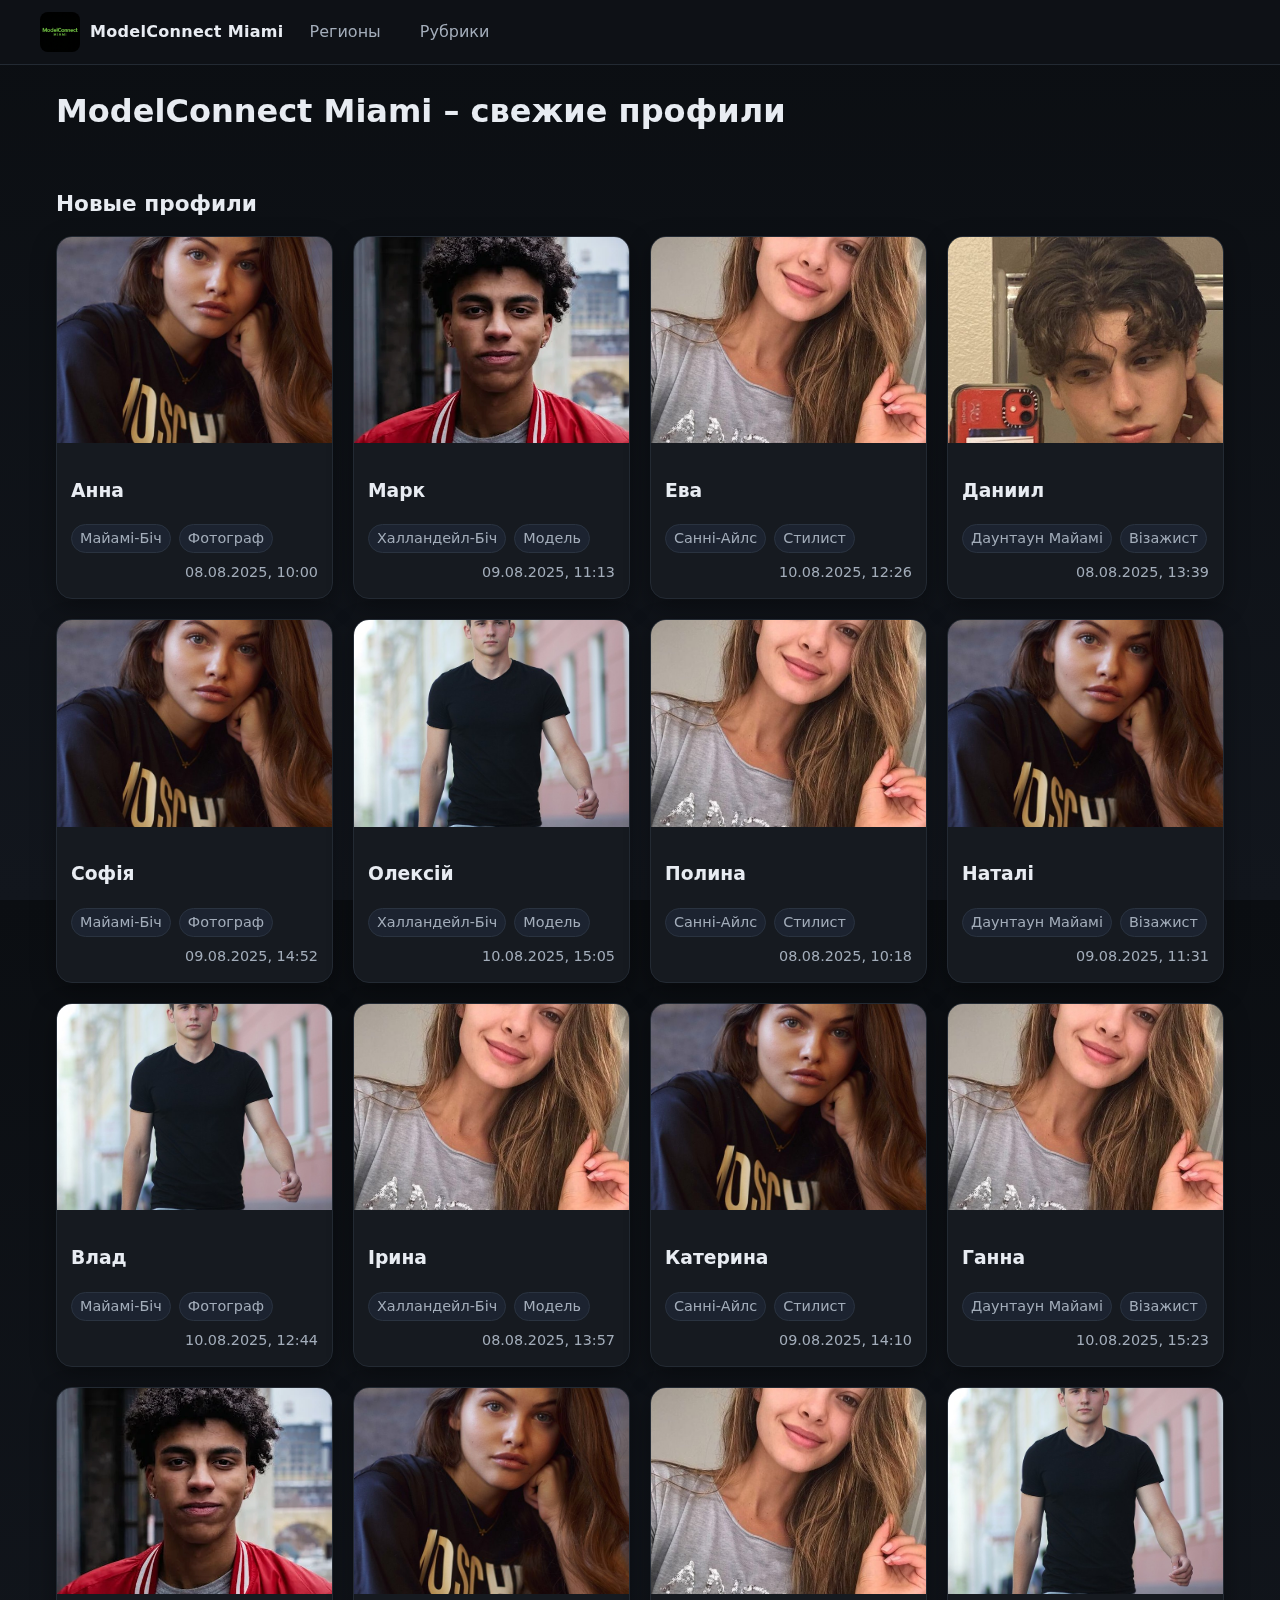
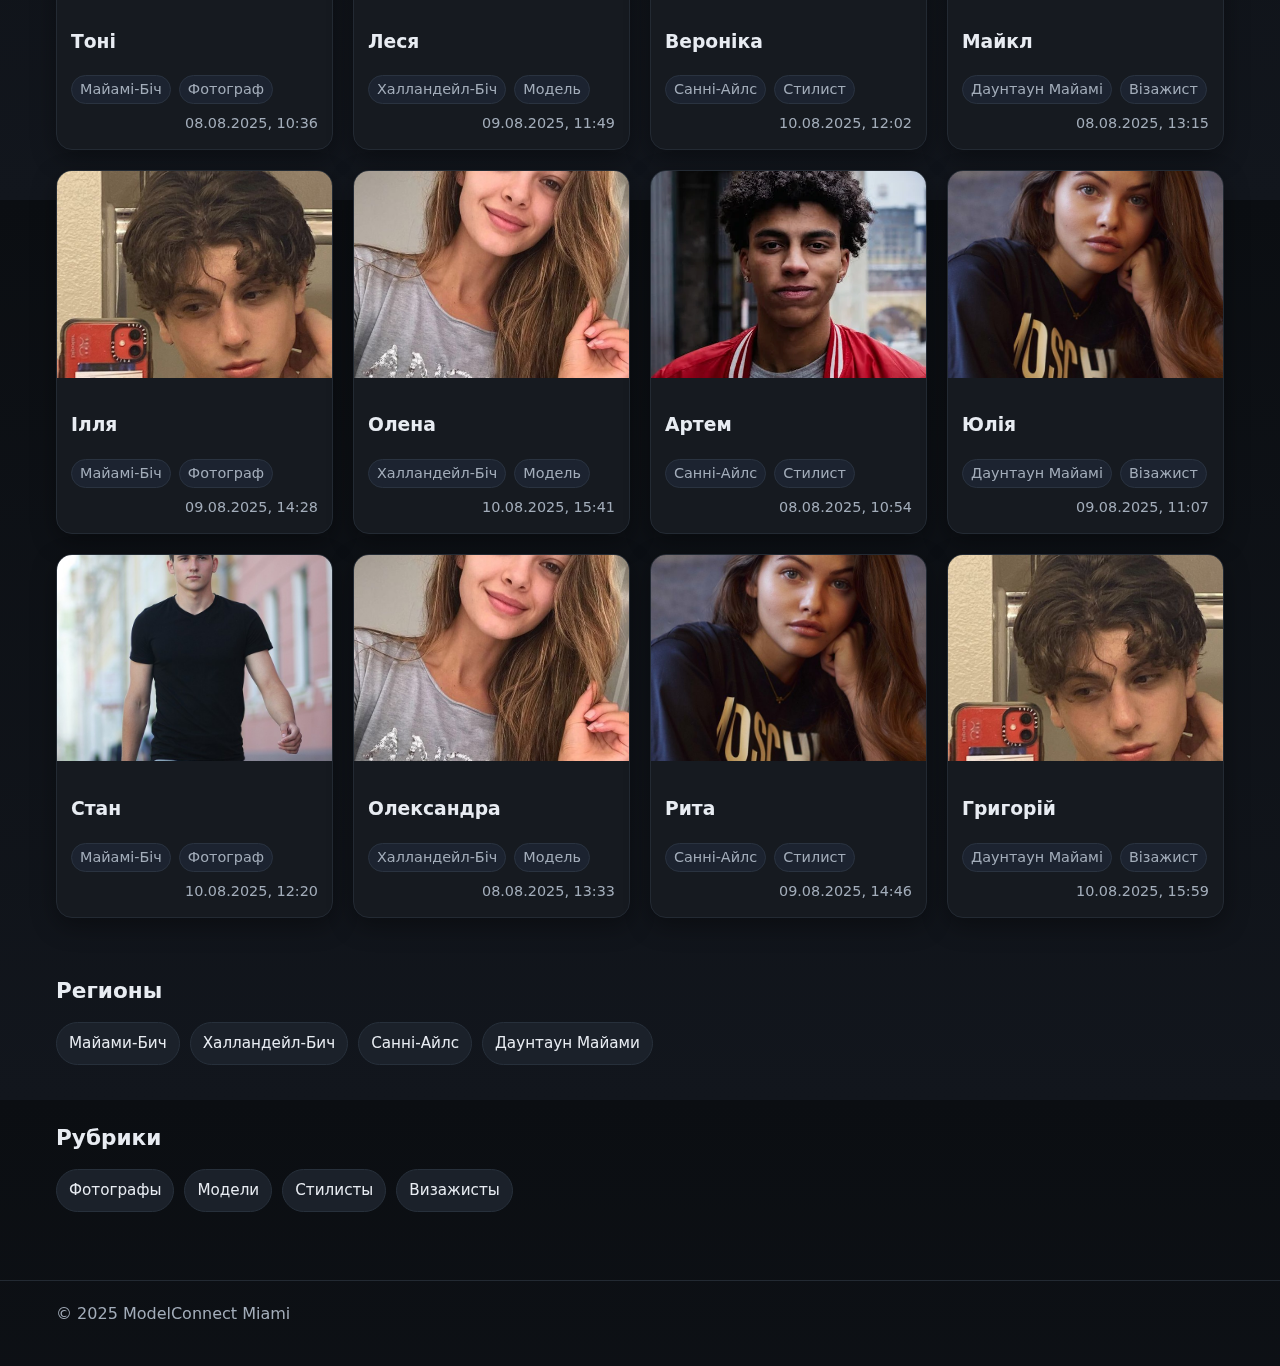
<file: index.html>
<!DOCTYPE html>
<html lang="ru">
<head>
  <meta charset="utf-8">
  <meta name="viewport" content="width=device-width, initial-scale=1">
  <title>ModelConnect Miami – свежие профили</title>
  <link rel="stylesheet" href="./css/style.css">
</head>
<body>
<header>
  <div class="container header-inner">
    <a class="logo" href="./index.html">
      <img src="./img/logo.png" alt="ModelConnect Miami" loading="lazy"><span>ModelConnect Miami</span>
    </a>
    <nav class="primary" aria-label="Основная навигация">
      <a href="./region.html">Регионы</a>
      <a href="./category.html">Рубрики</a>
    </nav>
  </div>
</header>

<main class="container">
  <h1>ModelConnect Miami – свежие профили</h1>

  <section class="section">
    <h2>Новые профили</h2>
    <div class="cards">
      
<article class="card">
  <a href="./post.html">
    <img src="./img/photo_1.jpg" alt="Профиль Анна, Фотограф в Майамі-Біч" loading="lazy">
    <div class="body">
      <h3>Анна</h3>
      <div class="meta"><span class="badge">Майамі-Біч</span><span class="badge">Фотограф</span><span class="when">08.08.2025, 10:00</span></div>
    </div>
  </a>
</article>

<article class="card">
  <a href="./post.html">
    <img src="./img/photo_2.jpg" alt="Профиль Марк, Модель в Халландейл-Біч" loading="lazy">
    <div class="body">
      <h3>Марк</h3>
      <div class="meta"><span class="badge">Халландейл-Біч</span><span class="badge">Модель</span><span class="when">09.08.2025, 11:13</span></div>
    </div>
  </a>
</article>

<article class="card">
  <a href="./post.html">
    <img src="./img/photo_3.jpg" alt="Профиль Ева, Стилист в Санні-Айлс" loading="lazy">
    <div class="body">
      <h3>Ева</h3>
      <div class="meta"><span class="badge">Санні-Айлс</span><span class="badge">Стилист</span><span class="when">10.08.2025, 12:26</span></div>
    </div>
  </a>
</article>

<article class="card">
  <a href="./post.html">
    <img src="./img/photo_4.jpg" alt="Профиль Даниил, Візажист в Даунтаун Майамі" loading="lazy">
    <div class="body">
      <h3>Даниил</h3>
      <div class="meta"><span class="badge">Даунтаун Майамі</span><span class="badge">Візажист</span><span class="when">08.08.2025, 13:39</span></div>
    </div>
  </a>
</article>

<article class="card">
  <a href="./post.html">
    <img src="./img/photo_1.jpg" alt="Профиль Софія, Фотограф в Майамі-Біч" loading="lazy">
    <div class="body">
      <h3>Софія</h3>
      <div class="meta"><span class="badge">Майамі-Біч</span><span class="badge">Фотограф</span><span class="when">09.08.2025, 14:52</span></div>
    </div>
  </a>
</article>

<article class="card">
  <a href="./post.html">
    <img src="./img/photo_6.jpg" alt="Профиль Олексій, Модель в Халландейл-Біч" loading="lazy">
    <div class="body">
      <h3>Олексій</h3>
      <div class="meta"><span class="badge">Халландейл-Біч</span><span class="badge">Модель</span><span class="when">10.08.2025, 15:05</span></div>
    </div>
  </a>
</article>

<article class="card">
  <a href="./post.html">
    <img src="./img/photo_3.jpg" alt="Профиль Полина, Стилист в Санні-Айлс" loading="lazy">
    <div class="body">
      <h3>Полина</h3>
      <div class="meta"><span class="badge">Санні-Айлс</span><span class="badge">Стилист</span><span class="when">08.08.2025, 10:18</span></div>
    </div>
  </a>
</article>

<article class="card">
  <a href="./post.html">
    <img src="./img/photo_1.jpg" alt="Профиль Наталі, Візажист в Даунтаун Майамі" loading="lazy">
    <div class="body">
      <h3>Наталі</h3>
      <div class="meta"><span class="badge">Даунтаун Майамі</span><span class="badge">Візажист</span><span class="when">09.08.2025, 11:31</span></div>
    </div>
  </a>
</article>

<article class="card">
  <a href="./post.html">
    <img src="./img/photo_6.jpg" alt="Профиль Влад, Фотограф в Майамі-Біч" loading="lazy">
    <div class="body">
      <h3>Влад</h3>
      <div class="meta"><span class="badge">Майамі-Біч</span><span class="badge">Фотограф</span><span class="when">10.08.2025, 12:44</span></div>
    </div>
  </a>
</article>

<article class="card">
  <a href="./post.html">
    <img src="./img/photo_3.jpg" alt="Профиль Ірина, Модель в Халландейл-Біч" loading="lazy">
    <div class="body">
      <h3>Ірина</h3>
      <div class="meta"><span class="badge">Халландейл-Біч</span><span class="badge">Модель</span><span class="when">08.08.2025, 13:57</span></div>
    </div>
  </a>
</article>

<article class="card">
  <a href="./post.html">
    <img src="./img/photo_1.jpg" alt="Профиль Катерина, Стилист в Санні-Айлс" loading="lazy">
    <div class="body">
      <h3>Катерина</h3>
      <div class="meta"><span class="badge">Санні-Айлс</span><span class="badge">Стилист</span><span class="when">09.08.2025, 14:10</span></div>
    </div>
  </a>
</article>

<article class="card">
  <a href="./post.html">
    <img src="./img/photo_3.jpg" alt="Профиль Ганна, Візажист в Даунтаун Майамі" loading="lazy">
    <div class="body">
      <h3>Ганна</h3>
      <div class="meta"><span class="badge">Даунтаун Майамі</span><span class="badge">Візажист</span><span class="when">10.08.2025, 15:23</span></div>
    </div>
  </a>
</article>

<article class="card">
  <a href="./post.html">
    <img src="./img/photo_2.jpg" alt="Профиль Тоні, Фотограф в Майамі-Біч" loading="lazy">
    <div class="body">
      <h3>Тоні</h3>
      <div class="meta"><span class="badge">Майамі-Біч</span><span class="badge">Фотограф</span><span class="when">08.08.2025, 10:36</span></div>
    </div>
  </a>
</article>

<article class="card">
  <a href="./post.html">
    <img src="./img/photo_1.jpg" alt="Профиль Леся, Модель в Халландейл-Біч" loading="lazy">
    <div class="body">
      <h3>Леся</h3>
      <div class="meta"><span class="badge">Халландейл-Біч</span><span class="badge">Модель</span><span class="when">09.08.2025, 11:49</span></div>
    </div>
  </a>
</article>

<article class="card">
  <a href="./post.html">
    <img src="./img/photo_3.jpg" alt="Профиль Вероніка, Стилист в Санні-Айлс" loading="lazy">
    <div class="body">
      <h3>Вероніка</h3>
      <div class="meta"><span class="badge">Санні-Айлс</span><span class="badge">Стилист</span><span class="when">10.08.2025, 12:02</span></div>
    </div>
  </a>
</article>

<article class="card">
  <a href="./post.html">
    <img src="./img/photo_6.jpg" alt="Профиль Майкл, Візажист в Даунтаун Майамі" loading="lazy">
    <div class="body">
      <h3>Майкл</h3>
      <div class="meta"><span class="badge">Даунтаун Майамі</span><span class="badge">Візажист</span><span class="when">08.08.2025, 13:15</span></div>
    </div>
  </a>
</article>

<article class="card">
  <a href="./post.html">
    <img src="./img/photo_4.jpg" alt="Профиль Ілля, Фотограф в Майамі-Біч" loading="lazy">
    <div class="body">
      <h3>Ілля</h3>
      <div class="meta"><span class="badge">Майамі-Біч</span><span class="badge">Фотограф</span><span class="when">09.08.2025, 14:28</span></div>
    </div>
  </a>
</article>

<article class="card">
  <a href="./post.html">
    <img src="./img/photo_3.jpg" alt="Профиль Олена, Модель в Халландейл-Біч" loading="lazy">
    <div class="body">
      <h3>Олена</h3>
      <div class="meta"><span class="badge">Халландейл-Біч</span><span class="badge">Модель</span><span class="when">10.08.2025, 15:41</span></div>
    </div>
  </a>
</article>

<article class="card">
  <a href="./post.html">
    <img src="./img/photo_2.jpg" alt="Профиль Артем, Стилист в Санні-Айлс" loading="lazy">
    <div class="body">
      <h3>Артем</h3>
      <div class="meta"><span class="badge">Санні-Айлс</span><span class="badge">Стилист</span><span class="when">08.08.2025, 10:54</span></div>
    </div>
  </a>
</article>

<article class="card">
  <a href="./post.html">
    <img src="./img/photo_1.jpg" alt="Профиль Юлія, Візажист в Даунтаун Майамі" loading="lazy">
    <div class="body">
      <h3>Юлія</h3>
      <div class="meta"><span class="badge">Даунтаун Майамі</span><span class="badge">Візажист</span><span class="when">09.08.2025, 11:07</span></div>
    </div>
  </a>
</article>

<article class="card">
  <a href="./post.html">
    <img src="./img/photo_6.jpg" alt="Профиль Стан, Фотограф в Майамі-Біч" loading="lazy">
    <div class="body">
      <h3>Стан</h3>
      <div class="meta"><span class="badge">Майамі-Біч</span><span class="badge">Фотограф</span><span class="when">10.08.2025, 12:20</span></div>
    </div>
  </a>
</article>

<article class="card">
  <a href="./post.html">
    <img src="./img/photo_3.jpg" alt="Профиль Олександра, Модель в Халландейл-Біч" loading="lazy">
    <div class="body">
      <h3>Олександра</h3>
      <div class="meta"><span class="badge">Халландейл-Біч</span><span class="badge">Модель</span><span class="when">08.08.2025, 13:33</span></div>
    </div>
  </a>
</article>

<article class="card">
  <a href="./post.html">
    <img src="./img/photo_1.jpg" alt="Профиль Рита, Стилист в Санні-Айлс" loading="lazy">
    <div class="body">
      <h3>Рита</h3>
      <div class="meta"><span class="badge">Санні-Айлс</span><span class="badge">Стилист</span><span class="when">09.08.2025, 14:46</span></div>
    </div>
  </a>
</article>

<article class="card">
  <a href="./post.html">
    <img src="./img/photo_4.jpg" alt="Профиль Григорій, Візажист в Даунтаун Майамі" loading="lazy">
    <div class="body">
      <h3>Григорій</h3>
      <div class="meta"><span class="badge">Даунтаун Майамі</span><span class="badge">Візажист</span><span class="when">10.08.2025, 15:59</span></div>
    </div>
  </a>
</article>
    </div>
  </section>

  <section class="section">
    <h2>Регионы</h2>
    <nav class="list-row" aria-label="Список регионов">
      <a href="./region.html">Майами-Бич</a>
      <a href="./region.html">Халландейл-Бич</a>
      <a href="./region.html">Санні-Айлс</a>
      <a href="./region.html">Даунтаун Майами</a>
    </nav>
  </section>

  <section class="section">
    <h2>Рубрики</h2>
    <nav class="list-row" aria-label="Список рубрик">
      <a href="./category.html">Фотографы</a>
      <a href="./category.html">Модели</a>
      <a href="./category.html">Стилисты</a>
      <a href="./category.html">Визажисты</a>
    </nav>
  </section>
</main>

<footer>
  <div class="container">© 2025 ModelConnect Miami</div>
</footer>
</body>
</html>
</file>
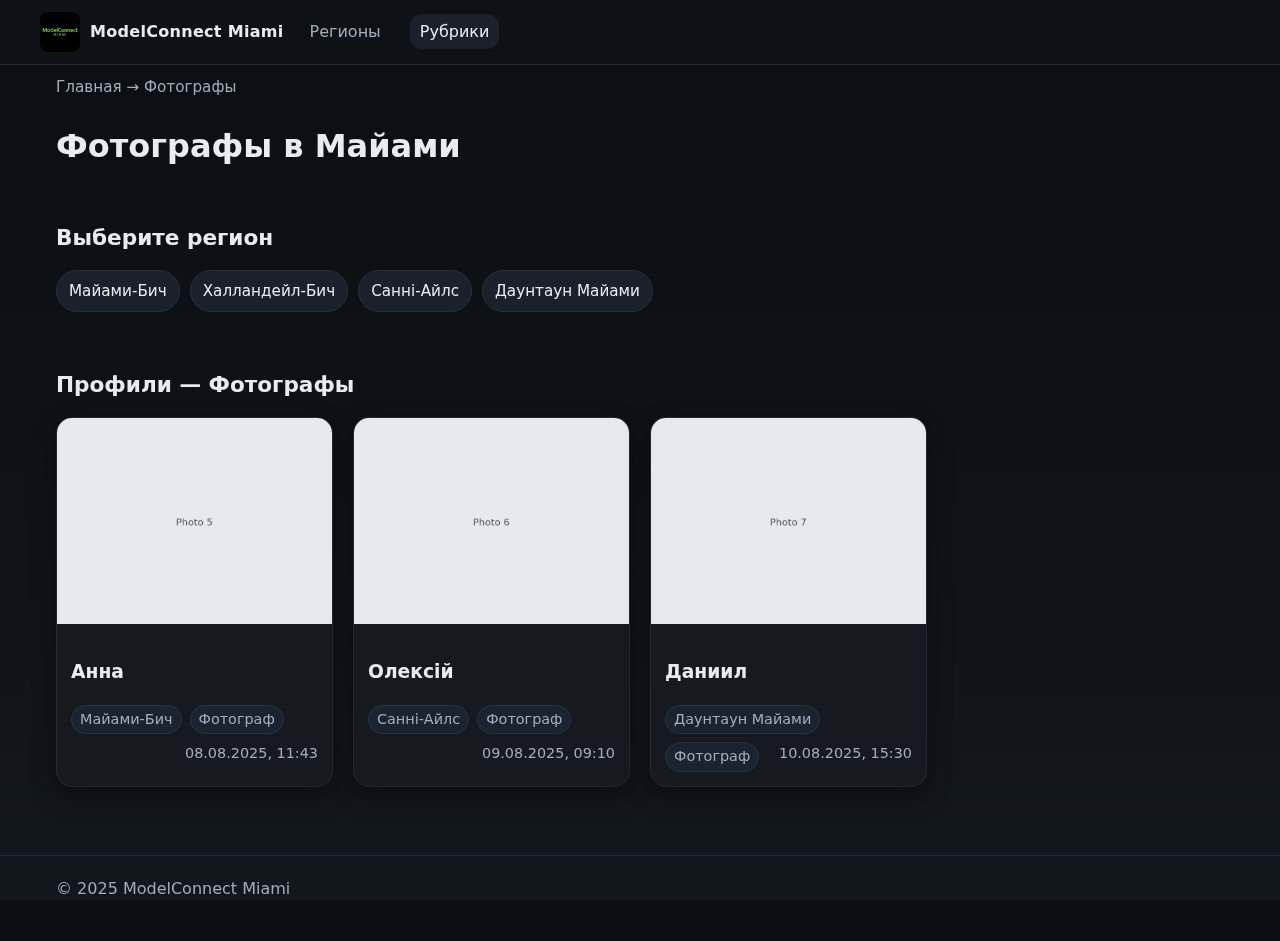
<file: category.html>
<!DOCTYPE html>
<html lang="ru">
<head>
  <meta charset="utf-8">
  <meta name="viewport" content="width=device-width, initial-scale=1">
  <title>Фотографы в Майами</title>
  <link rel="stylesheet" href="./css/style.css">
</head>
<body>
<header>
  <div class="container header-inner">
    <a class="logo" href="./index.html">
      <img src="./img/logo.png" alt="ModelConnect Miami" loading="lazy"><span>ModelConnect Miami</span>
    </a>
    <nav class="primary" aria-label="Основная навигация">
      <a href="./region.html">Регионы</a>
      <a href="./category.html" aria-current="page">Рубрики</a>
    </nav>
  </div>
</header>

<main class="container">
  <nav class="breadcrumb" aria-label="Хлебные крошки">
    <a href="./index.html">Главная</a> → <span>Фотографы</span>
  </nav>

  <h1>Фотографы в Майами</h1>

  <section class="section">
    <h2>Выберите регион</h2>
    <nav class="list-row" aria-label="Переключение регионов">
      <a href="./region.html">Майами-Бич</a>
      <a href="./region.html">Халландейл-Бич</a>
      <a href="./region.html">Санні-Айлс</a>
      <a href="./region.html">Даунтаун Майами</a>
    </nav>
  </section>

  <section class="section">
    <h2>Профили — Фотографы</h2>
    <div class="cards">
      <article class="card">
        <a href="./post.html">
          <img src="./img/photo_5.png" alt="Профиль Анна, фотограф" loading="lazy">
          <div class="body">
            <h3>Анна</h3>
            <div class="meta"><span class="badge">Майами-Бич</span><span class="badge">Фотограф</span><span class="when">08.08.2025, 11:43</span></div>
          </div>
        </a>
      </article>
      <article class="card">
        <a href="./post.html">
          <img src="./img/photo_6.png" alt="Профиль Олексій, фотограф" loading="lazy">
          <div class="body">
            <h3>Олексій</h3>
            <div class="meta"><span class="badge">Санні-Айлс</span><span class="badge">Фотограф</span><span class="when">09.08.2025, 09:10</span></div>
          </div>
        </a>
      </article>
      <article class="card">
        <a href="./post.html">
          <img src="./img/photo_7.png" alt="Профиль Даниил, фотограф" loading="lazy">
          <div class="body">
            <h3>Даниил</h3>
            <div class="meta"><span class="badge">Даунтаун Майами</span><span class="badge">Фотограф</span><span class="when">10.08.2025, 15:30</span></div>
          </div>
        </a>
      </article>
    </div>
  </section>
</main>

<footer>
  <div class="container">© 2025 ModelConnect Miami</div>
</footer>
</body>
</html>
</file>
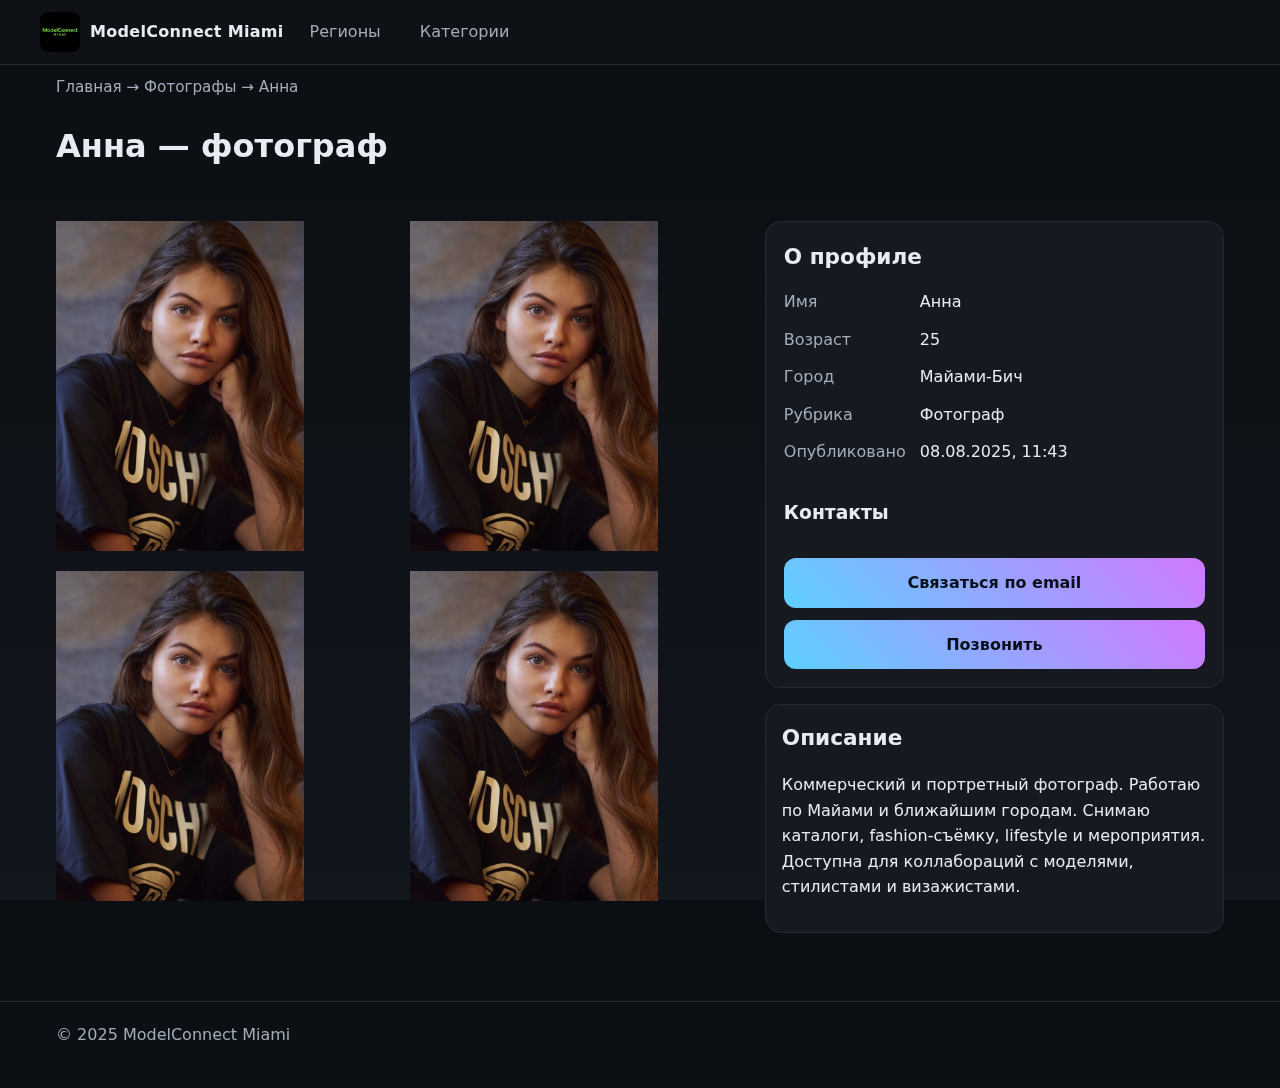
<file: post.html>
<!DOCTYPE html>
<html lang="ru">
<head>
  <meta charset="utf-8">
  <meta name="viewport" content="width=device-width, initial-scale=1">
  <title>Анна — фотограф</title>
  <link rel="stylesheet" href="./css/style.css">
</head>
<body>
<header>
  <div class="container header-inner">
    <a class="logo" href="./index.html">
      <img src="./img/logo.png" alt="ModelConnect Miami" loading="lazy"><span>ModelConnect Miami</span>
    </a>
    <nav class="primary" aria-label="Основная навигация">
      <a href="./region.html">Регионы</a>
      <a href="./category.html">Категории</a>
    </nav>
  </div>
</header>

<main class="container">
  <nav class="breadcrumb" aria-label="Хлебные крошки">
    <a href="./index.html">Главная</a> → <a href="./category.html">Фотографы</a> → <span>Анна</span>
  </nav>

  <h1>Анна — фотограф</h1>

  <section class="section post" aria-label="Профиль">
    <div>
      <div class="gallery">
        <img class="gallery-photo" src="./img/photo_1.jpg" alt="Фотографии Анны — образец 1" loading="lazy">
        <img class="gallery-photo" src="./img/photo_1.jpg" alt="Фотографии Анны — образец 2" loading="lazy">
        <img class="gallery-photo" src="./img/photo_1.jpg" alt="Фотографии Анны — образец 3" loading="lazy">
        <img class="gallery-photo" src="./img/photo_1.jpg" alt="Фотографии Анны — образец 4" loading="lazy">
      </div>
    </div>

    <aside>
      <div class="profile">
        <h2>О профиле</h2>
        <dl>
          <dt>Имя</dt><dd>Анна</dd>
          <dt>Возраст</dt><dd>25</dd>
          <dt>Город</dt><dd>Майами-Бич</dd>
          <dt>Рубрика</dt><dd>Фотограф</dd>
          <dt>Опубликовано</dt><dd>08.08.2025, 11:43</dd>
        </dl>

        <div class="contact">
          <h3>Контакты</h3>
          <a class="btn" href="mailto:anna@example.com">Связаться по email</a>
          <a class="btn" href="tel:+17865550123">Позвонить</a>
        </div>
      </div>

      <div class="panel" style="margin-top:16px">
        <h2>Описание</h2>
        <p>Коммерческий и портретный фотограф. Работаю по Майами и ближайшим городам. Снимаю каталоги, fashion‑съёмку, lifestyle и мероприятия.
        Доступна для коллабораций с моделями, стилистами и визажистами.</p>
      </div>
    </aside>
  </section>
</main>

<footer>
  <div class="container">© 2025 ModelConnect Miami</div>
</footer>
</body>
</html>
</file>
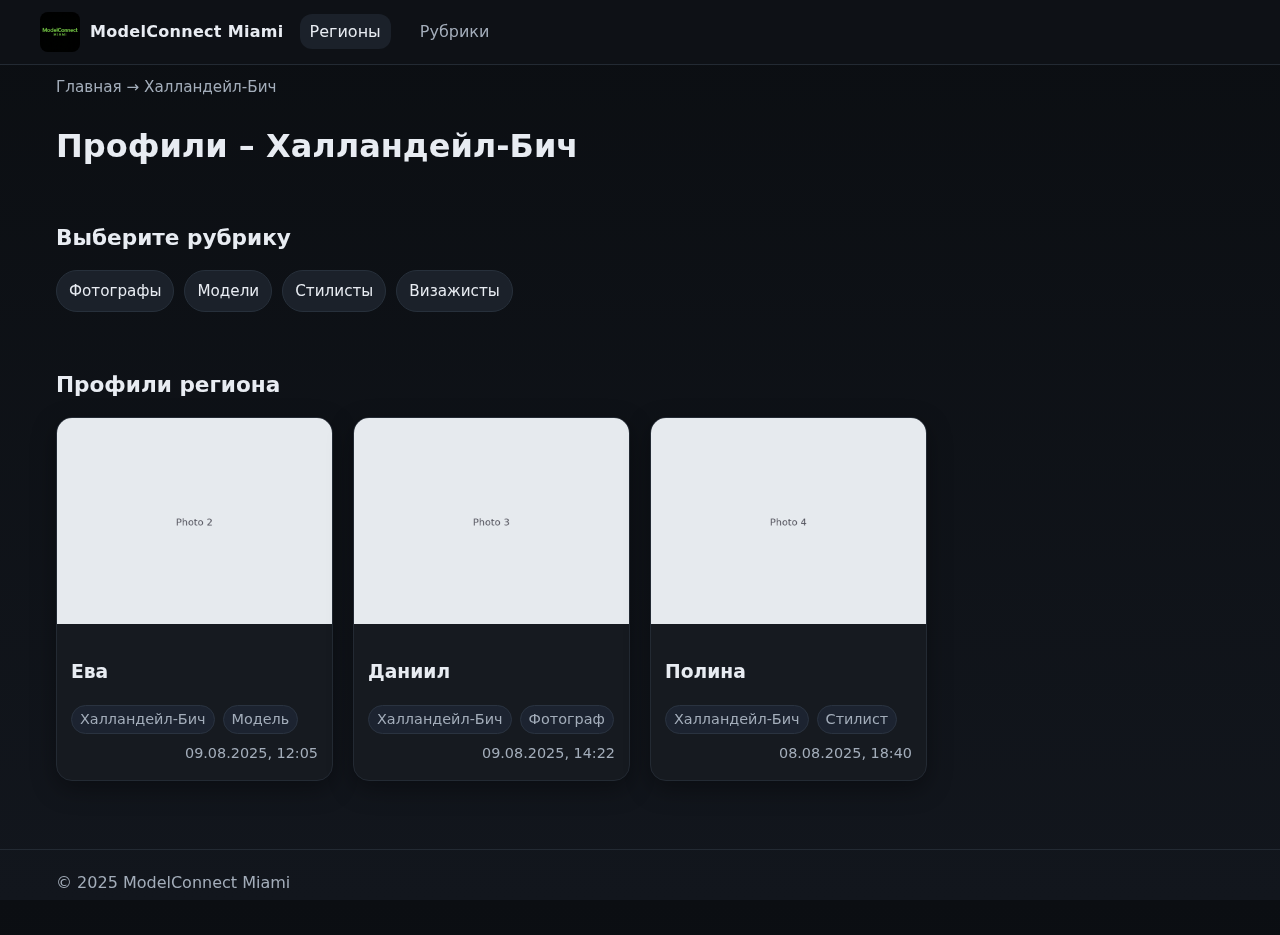
<file: region.html>
<!DOCTYPE html>
<html lang="ru">
<head>
  <meta charset="utf-8">
  <meta name="viewport" content="width=device-width, initial-scale=1">
  <title>Профили – Халландейл-Бич</title>
  <link rel="stylesheet" href="./css/style.css">
</head>
<body>
<header>
  <div class="container header-inner">
    <a class="logo" href="./index.html">
      <img src="./img/logo.png" alt="ModelConnect Miami" loading="lazy"><span>ModelConnect Miami</span>
    </a>
    <nav class="primary" aria-label="Основная навигация">
      <a href="./region.html" aria-current="page">Регионы</a>
      <a href="./category.html">Рубрики</a>
    </nav>
  </div>
</header>

<main class="container">
  <nav class="breadcrumb" aria-label="Хлебные крошки">
    <a href="./index.html">Главная</a> → <span>Халландейл-Бич</span>
  </nav>

  <h1>Профили – Халландейл-Бич</h1>

  <section class="section">
    <h2>Выберите рубрику</h2>
    <nav class="list-row" aria-label="Фильтр по рубрикам">
      <a href="./category.html">Фотографы</a>
      <a href="./category.html">Модели</a>
      <a href="./category.html">Стилисты</a>
      <a href="./category.html">Визажисты</a>
    </nav>
  </section>

  <section class="section">
    <h2>Профили региона</h2>
    <div class="cards">
      <article class="card">
        <a href="./post.html">
          <img src="./img/photo_2.png" alt="Профиль Ева, Модель в Халландейле" loading="lazy">
          <div class="body">
            <h3>Ева</h3>
            <div class="meta"><span class="badge">Халландейл-Бич</span><span class="badge">Модель</span><span class="when">09.08.2025, 12:05</span></div>
          </div>
        </a>
      </article>
      <article class="card">
        <a href="./post.html">
          <img src="./img/photo_3.png" alt="Профиль Данііл, Фотограф в Халландейле" loading="lazy">
          <div class="body">
            <h3>Даниил</h3>
            <div class="meta"><span class="badge">Халландейл-Бич</span><span class="badge">Фотограф</span><span class="when">09.08.2025, 14:22</span></div>
          </div>
        </a>
      </article>
      <article class="card">
        <a href="./post.html">
          <img src="./img/photo_4.png" alt="Профиль Полина, Стилист в Халландейле" loading="lazy">
          <div class="body">
            <h3>Полина</h3>
            <div class="meta"><span class="badge">Халландейл-Бич</span><span class="badge">Стилист</span><span class="when">08.08.2025, 18:40</span></div>
          </div>
        </a>
      </article>
    </div>
  </section>
</main>

<footer>
  <div class="container">© 2025 ModelConnect Miami</div>
</footer>
</body>
</html>
</file>
<file: css/style.css>
:root {
  --bg: #0f1216;
  --paper: #161a20;
  --ink: #e8ecf2;
  --muted: #a3adba;
  --accent: #5dd0ff;
  --accent-2: #d178ff;
  --gap: 20px;
  --radius: 16px;
  --shadow: 0 8px 24px rgba(0, 0, 0, .35);
  --maxw: 1200px;
}

* {
  box-sizing: border-box
}

html,
body {
  height: 100%
}

html {
  scroll-behavior: smooth
}

body {
  margin: 0;
  font: 16px/1.6 system-ui, "Noto Sans", sans-serif;
  color: var(--ink);
  background: linear-gradient(180deg, #0b0e12 0%, #12161d 100%);
}

.container {
  max-width: var(--maxw);
  margin: 0 auto;
  padding: 0 16px
}

header {
  position: sticky;
  top: 0;
  z-index: 10;
  background: rgba(15, 18, 22, .85);
  backdrop-filter: saturate(140%) blur(8px);
  border-bottom: 1px solid #232a33;
}

.header-inner {
  display: flex;
  align-items: center;
  gap: 16px;
  padding: 12px 0
}

.logo {
  display: flex;
  align-items: center;
  gap: 10px;
  text-decoration: none;
  color: var(--ink)
}

.logo img {
  width: 40px;
  height: 40px;
  border-radius: 8px
}

.logo span {
  font-weight: 700;
  letter-spacing: .3px
}

nav.primary a {
  color: var(--muted);
  text-decoration: none;
  margin-right: 14px;
  padding: 8px 10px;
  border-radius: 12px;
}

nav.primary a:hover,
nav.primary a[aria-current="page"] {
  color: var(--ink);
  background: #1b212a
}

main {
  display: block
}

.section {
  padding: 28px 0
}

.section h2 {
  margin: 0 0 14px;
  font-size: 1.35rem
}

.grid {
  display: grid;
  gap: var(--gap);
  grid-template-columns: repeat(12, 1fr);
}

.cards {
  grid-column: 1/-1;
  display: grid;
  gap: var(--gap);
  grid-template-columns: repeat(auto-fill, minmax(260px, 1fr));
}

.card {
  background: var(--paper);
  border: 1px solid #232a33;
  border-radius: var(--radius);
  overflow: hidden;
  box-shadow: var(--shadow);
  display: flex;
  flex-direction: column;
}

.card a {
  color: inherit;
  text-decoration: none
}

.card img {
  width: 100%;
  aspect-ratio: 4/3;
  object-fit: cover;
  display: block
}

.card .body {
  padding: 14px
}

.meta {
  display: flex;
  flex-wrap: wrap;
  gap: 8px;
  color: var(--muted);
  font-size: .9rem
}

.badge {
  background: #1c2330;
  border: 1px solid #2a3340;
  padding: 2px 8px;
  border-radius: 999px
}

.when {
  margin-left: auto
}

.list-row {
  display: flex;
  gap: 10px;
  flex-wrap: wrap;
}

.list-row a {
  color: var(--ink);
  background: #1b212a;
  border: 1px solid #27303b;
  padding: 8px 12px;
  border-radius: 999px;
  text-decoration: none;
  font-size: .95rem;
}

.list-row a:hover {
  border-color: #345069
}

aside .panel,
.panel {
  background: var(--paper);
  border: 1px solid #232a33;
  border-radius: var(--radius);
  padding: 16px;
}

.breadcrumb {
  font-size: .95rem;
  color: var(--muted);
  margin: 10px 0 18px
}

.breadcrumb a {
  color: var(--muted);
  text-decoration: none
}

.breadcrumb a:hover {
  color: var(--ink)
}

.post {
  display: grid;
  gap: var(--gap);
  grid-template-columns: 1.2fr .8fr;
}

.gallery {
  display: grid;
  gap: var(--gap);
  grid-template-columns: repeat(auto-fill, minmax(260px, 1fr));

}

.gallery-photo {
  width: auto;
  height: 330px;
}

.post .profile {
  background: var(--paper);
  border: 1px solid #232a33;
  border-radius: var(--radius);
  padding: 18px;
}

.profile dl {
  display: grid;
  grid-template-columns: 120px 1fr;
  gap: 12px 16px;
  margin: 0
}

.profile dt {
  color: var(--muted)
}

.profile dd {
  margin: 0
}

.contact {
  display: flex;
  flex-direction: column;
  gap: 12px;
  margin-top: 14px;
}

.btn {
  display: inline-block;
  border-radius: 12px;
  padding: 12px 16px;
  text-decoration: none;
  text-align: center;
  color: #071018;
  background: linear-gradient(45deg, var(--accent), var(--accent-2));
  font-weight: 700;
  border: 0;
}

.btn:focus,
.btn:hover {
  filter: brightness(1.08)
}

footer {
  margin-top: 40px;
  border-top: 1px solid #232a33;
  color: var(--muted);
  padding: 20px 0 40px;
}

@media (max-width: 980px) {
  .post {
    grid-template-columns: 1fr
  }
}

@media (max-width: 640px) {
  nav.primary {
    display: none
  }

  .section h2 {
    font-size: 1.2rem
  }
}


.filters {
  margin: 10px 0 20px;
}

.filters .group {
  display: flex;
  flex-wrap: wrap;
  gap: 10px;
  align-items: center;
  margin-bottom: 10px;
}

.filters .group span {
  color: var(--muted);
  margin-right: 6px;
}

.filters input[type="radio"] {
  position: absolute;
  left: -9999px;
}

.filters label {
  background: #1b212a;
  border: 1px solid #27303b;
  border-radius: 999px;
  padding: 6px 10px;
  cursor: pointer;
}

.filters input:checked+label {
  border-color: #345069;
  color: var(--ink);
}

.cards .card {
  display: block;
}

#cat-photo:checked~.cards .card:not([data-cat="photographer"]) {
  display: none
}

#cat-model:checked~.cards .card:not([data-cat="model"]) {
  display: none
}

#cat-stylist:checked~.cards .card:not([data-cat="stylist"]) {
  display: none
}

#cat-mua:checked~.cards .card:not([data-cat="mua"]) {
  display: none
}

#reg-miami:checked~.cards .card:not([data-region="miami-beach"]) {
  display: none
}

#reg-hallandale:checked~.cards .card:not([data-region="hallandale-beach"]) {
  display: none
}

#reg-sunny:checked~.cards .card:not([data-region="sunny-isles"]) {
  display: none
}

#reg-downtown:checked~.cards .card:not([data-region="downtown-miami"]) {
  display: none
}
</file>
